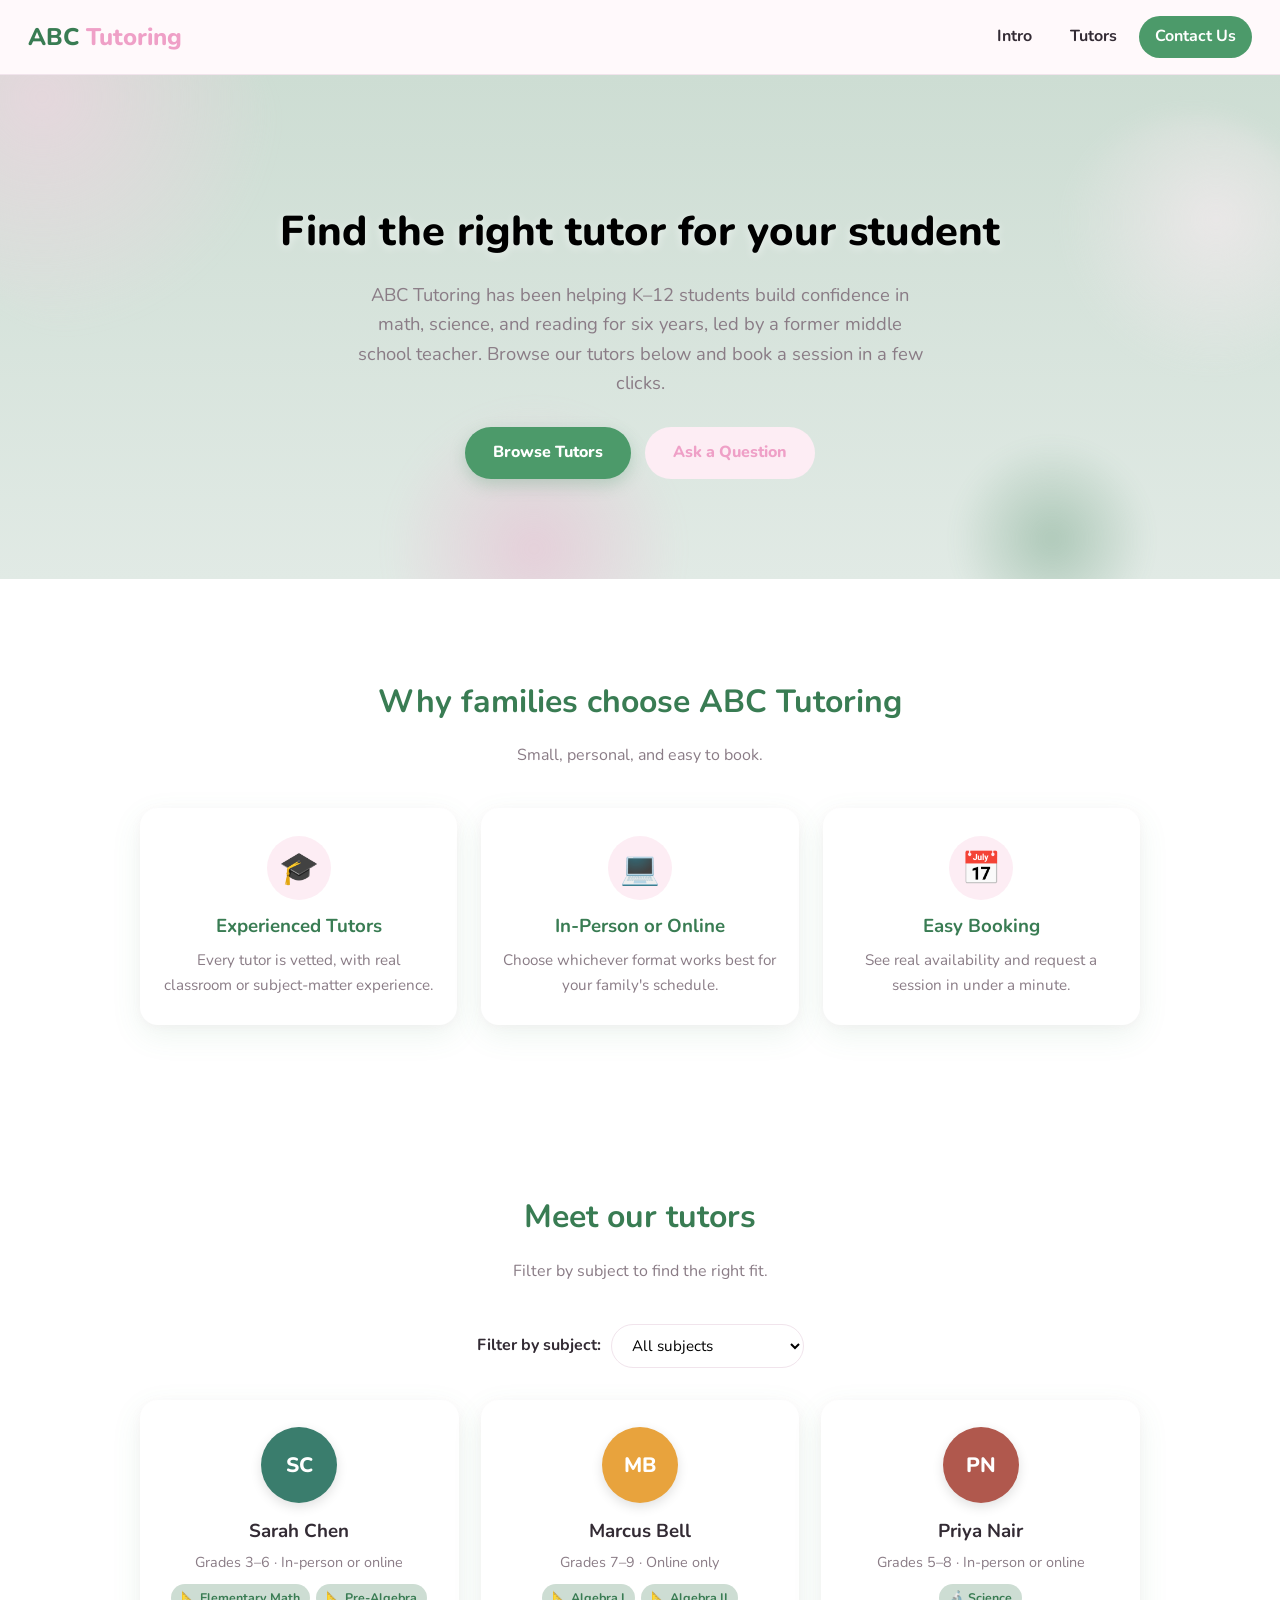
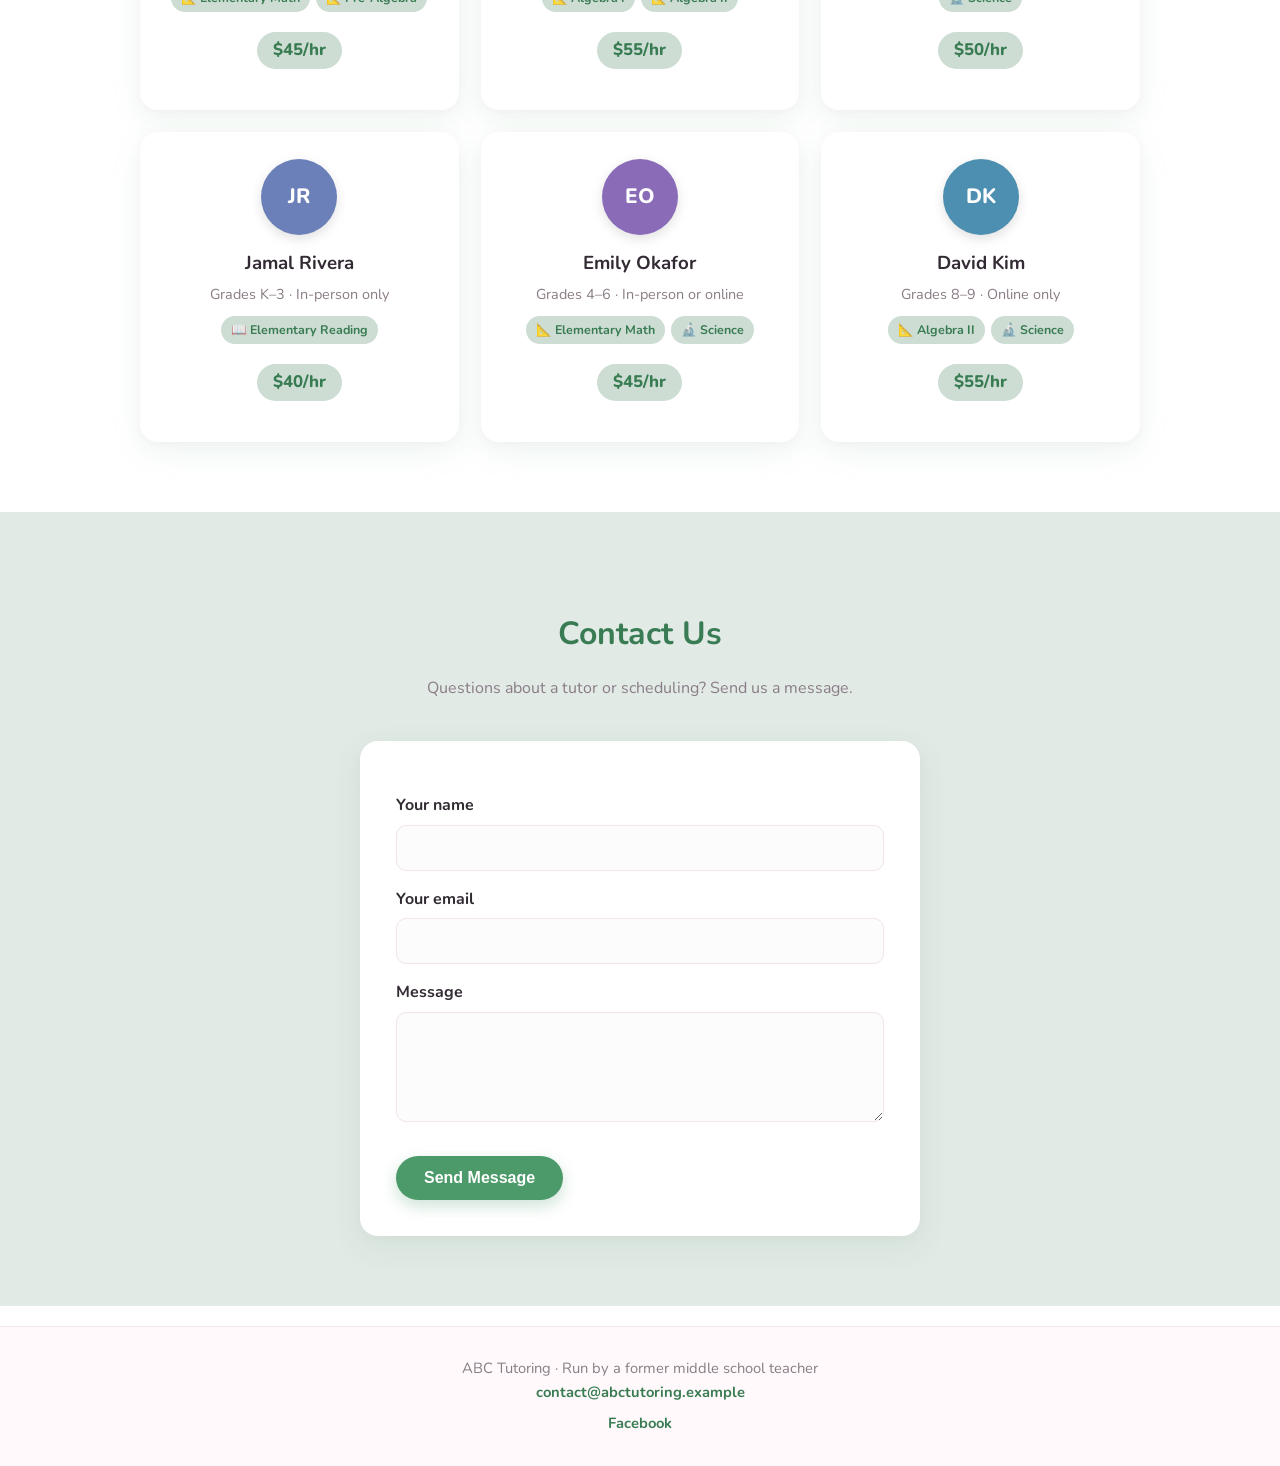
<file: index.html>
<!DOCTYPE html>
<html lang="en">
<head>
  <meta charset="UTF-8">
  <meta name="viewport" content="width=device-width, initial-scale=1.0">
  <title>ABC Tutoring</title>
  <link rel="preconnect" href="https://fonts.googleapis.com">
  <link href="https://fonts.googleapis.com/css2?family=Nunito:wght@400;700;800&display=swap" rel="stylesheet">
  <link rel="stylesheet" href="css/styles.css">
  <script src="js/analytics.js"></script>
</head>
<body>
  <header class="site-header">
    <div class="brand">ABC <span>Tutoring</span></div>
    <nav class="site-nav">
      <a href="#intro">Intro</a>
      <a href="#tutors">Tutors</a>
      <a href="#contact" class="contact-link">Contact Us</a>
    </nav>
  </header>

  <section class="hero" id="intro">
    <div class="hero-bg">
      <div class="blob blob-1"></div>
      <div class="blob blob-2"></div>
      <div class="blob blob-3"></div>
      <div class="blob blob-4"></div>
    </div>
    <h1>Find the right tutor for your student</h1>
    <p class="subtitle">ABC Tutoring has been helping K–12 students build confidence in math,
    science, and reading for six years, led by a former middle school teacher. Browse our
    tutors below and book a session in a few clicks.</p>
    <div class="hero-actions">
      <a href="#tutors" class="btn">Browse Tutors</a>
      <a href="#contact" class="btn secondary">Ask a Question</a>
    </div>
  </section>

  <main>
    <div class="section-band band-white-bordered" id="why-us">
     <div class="section-inner">
      <div class="section-heading">
        <h2>Why families choose ABC Tutoring</h2>
        <p>Small, personal, and easy to book.</p>
      </div>
      <div class="feature-grid">
        <div class="feature-card">
          <span class="icon">🎓</span>
          <h3>Experienced Tutors</h3>
          <p>Every tutor is vetted, with real classroom or subject-matter experience.</p>
        </div>
        <div class="feature-card">
          <span class="icon">💻</span>
          <h3>In-Person or Online</h3>
          <p>Choose whichever format works best for your family's schedule.</p>
        </div>
        <div class="feature-card">
          <span class="icon">📅</span>
          <h3>Easy Booking</h3>
          <p>See real availability and request a session in under a minute.</p>
        </div>
      </div>
     </div>
    </div>

    <div class="section-band band-white" id="tutors">
     <div class="section-inner">
      <div class="section-heading">
        <h2>Meet our tutors</h2>
        <p>Filter by subject to find the right fit.</p>
      </div>
      <div class="filter-bar">
        <label for="subject-filter" style="font-weight:700;">Filter by subject:</label>
        <select id="subject-filter">
          <option value="">All subjects</option>
        </select>
      </div>
      <div class="tutor-grid" id="tutor-grid"></div>
     </div>
    </div>

    <div class="section-band band-green-light" id="contact">
     <div class="section-inner">
      <div class="section-heading">
        <h2>Contact Us</h2>
        <p>Questions about a tutor or scheduling? Send us a message.</p>
      </div>
      <div id="contact-wrapper">
        <form class="contact-form" id="contact-form">
          <label for="contactName">Your name</label>
          <input type="text" id="contactName" required>

          <label for="contactEmail">Your email</label>
          <input type="email" id="contactEmail" required>

          <label for="contactMessage">Message</label>
          <textarea id="contactMessage" required></textarea>

          <br><br>
          <button type="submit" class="btn">Send Message</button>
        </form>
      </div>
     </div>
    </div>
  </main>

  <footer class="site-footer">
    ABC Tutoring &middot; Run by a former middle school teacher<br>
    <a href="mailto:contact@abctutoring.example">contact@abctutoring.example</a>
    <div class="social-row">
      <a href="https://facebook.com" target="_blank" rel="noopener">Facebook</a>
    </div>
  </footer>

  <script src="js/tutors-data.js"></script>
  <script src="js/app.js"></script>
</body>
</html>
</file>
<file: css/styles.css>
:root {
  --bg: #FFFFFF;
  --bg-alt: #FCFCFC;
  --card: #FFFFFF;
  --text: #332B34;
  --muted: #8A7C86;
  --primary: #4C9A6A;
  --primary-dark: #397C53;
  --pink: #F8D2E4;
  --pink-soft: #FDEDF4;
  --pink-light: #fff9fb;
  --pink-deep: #EFA0C7;
  --pink-dark:#f48cbf;
  --green-soft: #cdddd3;
  --green-light: #e1eae5;
  --green: #B7E0C4;
  --border: #F1E4EC;
  --radius: 18px;
  --shadow: 0 10px 30px rgba(76, 154, 106, 0.10), 0 2px 8px rgba(233, 147, 187, 0.08);
}

* { box-sizing: border-box; }

html { scroll-behavior: smooth; }

body {
  margin: 0;
  font-family: 'Nunito', -apple-system, BlinkMacSystemFont, 'Segoe UI', sans-serif;
  background: var(--bg);
  color: var(--text);
  line-height: 1.6;
  overflow-x: hidden;
}

a { color: var(--primary-dark); text-decoration: none; }
a:hover { text-decoration: underline; }

/* ---------- Nav ---------- */
header.site-header {
  position: sticky;
  top: 0;
  z-index: 50;
  background: rgba(255, 247, 250, 0.75);
  backdrop-filter: blur(10px);
  -webkit-backdrop-filter: blur(10px);
  border-bottom: 1px solid var(--border);
  padding: 16px 28px;
  display: flex;
  align-items: center;
  justify-content: space-between;
}

header.site-header .brand {
  font-size: 1.5rem;
  font-weight: 800;
  color: var(--primary-dark);
}

header.site-header .brand span { color: var(--pink-deep); }

nav.site-nav {
  display: flex;
  gap: 6px;
  align-items: center;
  flex-wrap: wrap;
}

nav.site-nav a {
  color: var(--text);
  font-weight: 700;
  padding: 8px 16px;
  border-radius: 999px;
  transition: background 0.2s ease, color 0.2s ease;
}

nav.site-nav a:hover {
  background: var(--green-soft);
  color: var(--primary-dark);
  text-decoration: none;
}

nav.site-nav a.contact-link {
  background: var(--primary);
  color: #fff;
}
nav.site-nav a.contact-link:hover { background: var(--primary-dark); color: #fff; }

/* ---------- Animated hero background ---------- */
.hero {
  position: relative;
  overflow: hidden;
  text-align: center;
  padding: 90px 20px 100px;
  isolation: isolate;
}

.hero-bg {
  position: absolute;
  inset: 0;
  z-index: -1;
  background: linear-gradient(180deg, var(--green-soft) 0%, var(--green-light) 100%);
}

.blob {
  position: absolute;
  border-radius: 50%;
  filter: blur(10px);
  opacity: 0.55;
  animation: drift 18s ease-in-out infinite;
}

.blob-1 {
  width: 340px; height: 340px;
  background: radial-gradient(circle at 30% 30%, var(--pink), transparent 70%);
  top: -80px; left: -60px;
  animation-duration: 22s;
}
.blob-2 {
  width: 260px; height: 260px;
  background: radial-gradient(circle at 60% 40%, var(--pink-soft), transparent 70%);
  top: 40px; right: -40px;
  animation-duration: 26s;
  animation-delay: -4s;
}
.blob-3 {
  width: 300px; height: 300px;
  background: radial-gradient(circle at 50% 50%, var(--pink-deep), transparent 70%);
  bottom: -120px; left: 30%;
  opacity: 0.35;
  animation-duration: 30s;
  animation-delay: -10s;
}
.blob-4 {
  width: 200px; height: 200px;
  background: radial-gradient(circle at 50% 50%, var(--primary-dark), transparent 70%);
  bottom: -60px; right: 10%;
  opacity: 0.3;
  animation-duration: 20s;
  animation-delay: -7s;
}

@keyframes drift {
  0%   { transform: translate(0, 0) scale(1); }
  33%  { transform: translate(30px, -25px) scale(1.08); }
  66%  { transform: translate(-20px, 20px) scale(0.95); }
  100% { transform: translate(0, 0) scale(1); }
}

@media (prefers-reduced-motion: reduce) {
  .blob { animation: none; }
}

.hero h1 {
  font-size: 2.6rem;
  margin-bottom: 14px;
  color: black;
  font-weight: 800;
  text-shadow: 0 2px 10px rgba(255, 255, 255, 0.6);
}

.hero p.subtitle {
  color: var(--muted);
  font-size: 1.15rem;
  max-width: 580px;
  margin: 0 auto 30px;
}

.hero-actions { display: flex; gap: 14px; justify-content: center; flex-wrap: wrap; }

/* ---------- Layout ---------- */
main { display: block; }

.section-inner { max-width: 1040px; margin: 0 auto; padding: 0 20px; }

.section-band {
  padding: 70px 0;
  scroll-margin-top: 90px;
}

.band-green { background: var(--green-soft); }
.band-white-bordered {
  background: #FFFFFF;
}
.band-white { background: #FFFFFF; }
.band-pink { background: var(--pink-soft); }
.band-green-light { background: var(--green-light); }

.section-heading {
  text-align: center;
  margin-bottom: 40px;
}

.section-heading h2 {
  font-size: 2rem;
  color: var(--primary-dark);
  margin-bottom: 8px;
}

.section-heading p { color: var(--muted); }

/* ---------- Buttons ---------- */
.btn {
  display: inline-block;
  background: var(--primary);
  color: #fff;
  padding: 13px 28px;
  border-radius: 999px;
  font-weight: 800;
  border: none;
  cursor: pointer;
  font-size: 1rem;
  box-shadow: 0 6px 16px rgba(76, 154, 106, 0.28);
  transition: transform 0.15s ease, background 0.15s ease;
}

.btn:hover { background: var(--primary-dark); text-decoration: none; transform: translateY(-2px); box-shadow: 0 8px 22px rgba(76, 154, 106, 0.30); }

.btn.secondary {
  background: var(--pink-soft);
  color: var(--pink-deep);
  border: none;
  box-shadow: none;
}
.btn.secondary:hover { background: var(--pink-deep); color: #fff; }

/* ---------- Features ---------- */
.feature-grid {
  display: grid;
  grid-template-columns: repeat(auto-fit, minmax(220px, 1fr));
  gap: 24px;
}

.feature-card {
  background: var(--card);
  border-radius: var(--radius);
  box-shadow: var(--shadow);
  padding: 28px 22px;
  text-align: center;
}

.feature-card .icon {
  font-size: 2rem;
  margin-bottom: 12px;
  width: 64px;
  height: 64px;
  display: flex;
  align-items: center;
  justify-content: center;
  border-radius: 50%;
  background: var(--pink-soft);
  margin-left: auto;
  margin-right: auto;
}

.feature-card h3 { margin: 6px 0; color: var(--primary-dark); }
.feature-card p { color: var(--muted); font-size: 0.95rem; margin: 0; }

/* ---------- Tutors ---------- */
.filter-bar {
  display: flex;
  gap: 10px;
  align-items: center;
  justify-content: center;
  margin-bottom: 32px;
  flex-wrap: wrap;
}

.filter-bar select {
  padding: 10px 16px;
  border-radius: 999px;
  border: 1px solid var(--border);
  background: var(--card);
  font-family: inherit;
  font-size: 0.95rem;
}

.tutor-grid {
  display: grid;
  grid-template-columns: repeat(auto-fill, minmax(260px, 1fr));
  gap: 22px;
}

.tutor-card {
  background: var(--card);
  border-radius: var(--radius);
  box-shadow: var(--shadow);
  padding: 26px 22px;
  text-align: center;
  transition: transform 0.18s ease, box-shadow 0.18s ease;
  border: 1px solid transparent;
}

.tutor-card:hover {
  transform: translateY(-5px);
  box-shadow: 0 16px 34px rgba(76, 154, 106, 0.18);
}

.avatar {
  width: 76px;
  height: 76px;
  border-radius: 50%;
  display: flex;
  align-items: center;
  justify-content: center;
  color: #fff;
  font-weight: 800;
  font-size: 1.3rem;
  margin: 0 auto 14px;
  box-shadow: 0 4px 12px rgba(0,0,0,0.12);
}

.tutor-card h3 { margin: 6px 0 4px; }
.tutor-card .subjects { color: var(--muted); font-size: 0.9rem; margin-bottom: 4px; }
.subject-pills { display: flex; flex-wrap: wrap; gap: 6px; justify-content: center; margin: 10px 0; }
.subject-pill {
  background: var(--green-soft);
  color: var(--primary-dark);
  font-size: 0.78rem;
  font-weight: 700;
  padding: 4px 10px;
  border-radius: 999px;
}
.tutor-card .rate {
  display: inline-block;
  font-weight: 800;
  color: var(--primary-dark);
  background: var(--green-soft);
  padding: 5px 16px;
  border-radius: 999px;
  margin: 10px 0 14px;
  font-size: 1.05rem;
}

/* ---------- Profile ---------- */
.profile {
  background: var(--card);
  border-radius: var(--radius);
  box-shadow: var(--shadow);
  padding: 36px;
  display: grid;
  grid-template-columns: 140px 1fr;
  gap: 30px;
}

.profile .avatar { width: 116px; height: 116px; font-size: 2.1rem; margin: 0; }
.profile h2 { margin-top: 0; color: var(--primary-dark); }

.detail-row { display: flex; gap: 8px; margin-bottom: 8px; }
.detail-row .label { font-weight: 700; min-width: 110px; color: var(--muted); }

.availability-list { list-style: none; padding: 0; margin: 8px 0 0; }
.availability-list li {
  background: var(--pink-soft);
  border: 1px solid var(--border);
  border-radius: 10px;
  padding: 9px 14px;
  margin-bottom: 7px;
  display: flex;
  justify-content: space-between;
  align-items: center;
}
.availability-list li.booked { color: var(--muted); text-decoration: line-through; background: #F4F1EA; }

.badge { font-size: 0.75rem; font-weight: 700; padding: 2px 10px; border-radius: 999px; background: var(--primary); color: #fff; }
.badge.booked { background: var(--muted); }

/* ---------- Forms (booking + contact) ---------- */
.booking-form, .contact-form {
  background: var(--card);
  border-radius: var(--radius);
  box-shadow: var(--shadow);
  padding: 36px;
  max-width: 560px;
  margin: 0 auto;
}

.booking-form label, .contact-form label {
  display: block;
  font-weight: 700;
  margin: 16px 0 6px;
  color: var(--text);
}

.booking-form input, .booking-form select,
.contact-form input, .contact-form select, .contact-form textarea {
  width: 100%;
  padding: 11px 14px;
  border-radius: 10px;
  border: 1px solid var(--border);
  font-family: inherit;
  font-size: 1rem;
  background: var(--bg-alt);
}

.contact-form textarea { resize: vertical; min-height: 110px; }

.confirmation { text-align: center; padding: 40px 20px; }
.confirmation .checkmark { font-size: 3rem; color: var(--primary); }

/* ---------- Footer ---------- */
footer.site-footer {
  text-align: center;
  padding: 30px 20px;
  color: var(--muted);
  font-size: 0.92rem;
  border-top: 1px solid var(--border);
  margin-top: 20px;
  background: var(--pink-light);
}
footer.site-footer a { color: var(--primary-dark); font-weight: 700; }
footer .social-row { margin-top: 8px; }

.back-link { display: inline-block; margin-bottom: 20px; font-weight: 700; }

@media (max-width: 600px) {
  .profile { grid-template-columns: 1fr; text-align: center; }
  .profile .avatar { margin: 0 auto; }
  .detail-row { justify-content: center; }
  .hero h1 { font-size: 2rem; }
  header.site-header { flex-direction: column; gap: 10px; }
}
</file>
